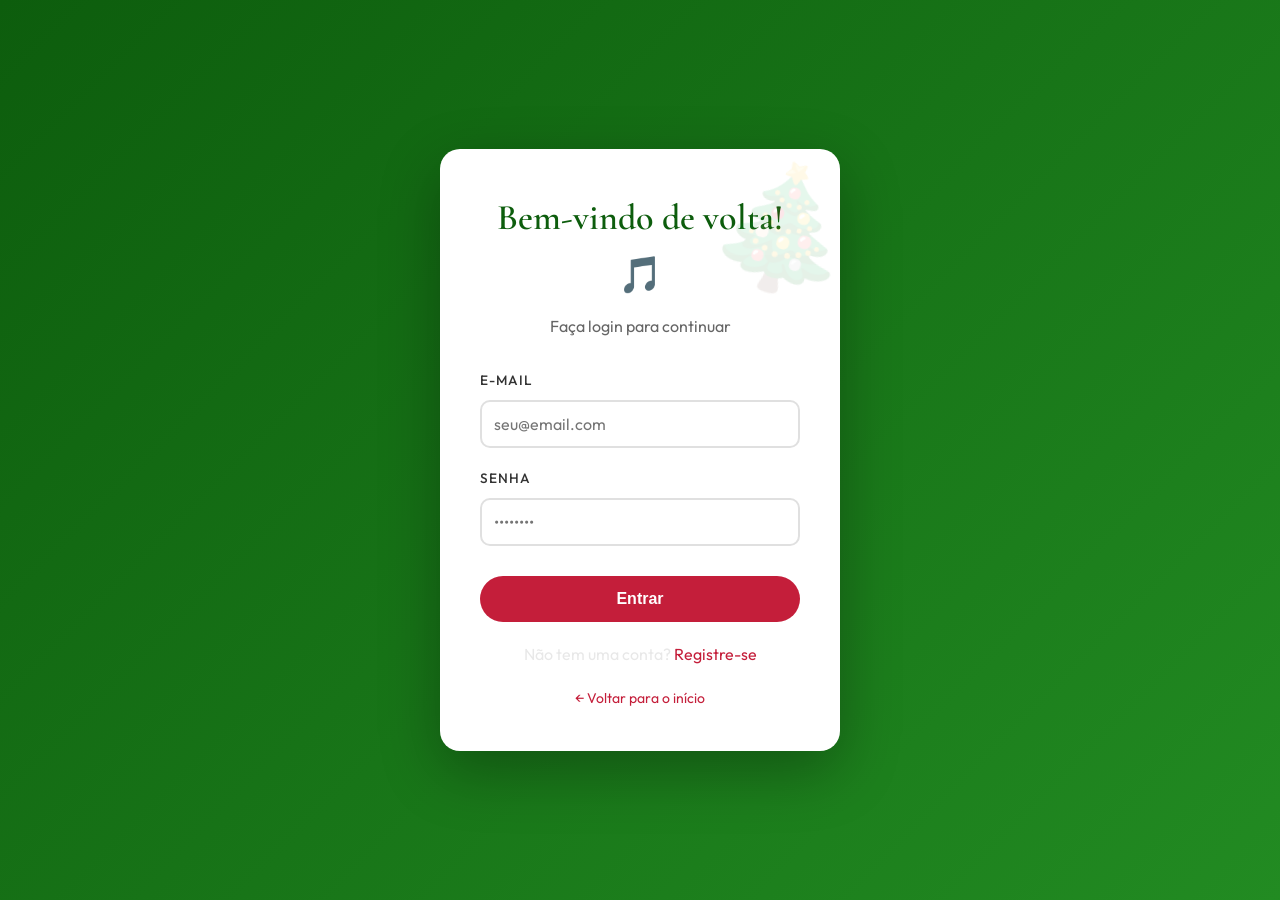
<file: dashboard.html>
<!DOCTYPE html>
<html lang="pt-BR">
<head>
    <meta charset="UTF-8">
    <meta name="viewport" content="width=device-width, initial-scale=1.0">
    <title>Meu Perfil - Christmas Piano</title>
    <link href="https://fonts.googleapis.com/css2?family=Cormorant+Garamond:wght@400;500;600;700&family=Outfit:wght@300;400;500;600&display=swap" rel="stylesheet">
    <style>
        * {
            margin: 0;
            padding: 0;
            box-sizing: border-box;
        }
        
        body {
            font-family: 'Outfit', sans-serif;
            background: linear-gradient(135deg, #0a2e1a 0%, #1a472a 50%, #2d5a3b 100%);
            min-height: 100vh;
            padding: 20px;
        }
        
        .dashboard-container {
            max-width: 900px;
            margin: 60px auto;
            background: rgba(255, 255, 255, 0.98);
            border-radius: 30px;
            box-shadow: 0 20px 60px rgba(0, 0, 0, 0.3);
            overflow: hidden;
            animation: slideUp 0.5s ease;
        }
        
        @keyframes slideUp {
            from {
                opacity: 0;
                transform: translateY(30px);
            }
            to {
                opacity: 1;
                transform: translateY(0);
            }
        }
        
        .profile-header {
            background: linear-gradient(135deg, #c41e3a 0%, #8b1528 100%);
            padding: 40px;
            text-align: center;
            color: white;
        }
        
        .profile-avatar {
            width: 120px;
            height: 120px;
            background: white;
            border-radius: 50%;
            display: flex;
            align-items: center;
            justify-content: center;
            font-size: 48px;
            margin: 0 auto 20px;
            box-shadow: 0 10px 30px rgba(0, 0, 0, 0.2);
            border: 4px solid #ffd700;
        }
        
        .profile-header h2 {
            font-family: 'Cormorant Garamond', serif;
            font-size: 32px;
            margin-bottom: 10px;
        }
        
        .profile-header p {
            font-size: 16px;
            opacity: 0.9;
        }
        
        .profile-content {
            padding: 40px;
        }
        
        .info-card {
            background: #f9f9f9;
            padding: 25px;
            border-radius: 20px;
            margin-bottom: 20px;
            transition: transform 0.2s;
        }
        
        .info-card:hover {
            transform: translateX(5px);
        }
        
        .info-label {
            font-weight: 600;
            color: #c41e3a;
            margin-bottom: 8px;
            font-size: 14px;
            text-transform: uppercase;
            letter-spacing: 1px;
        }
        
        .info-value {
            font-size: 20px;
            color: #333;
            font-weight: 500;
        }
        
        .stats-grid {
            display: grid;
            grid-template-columns: repeat(auto-fit, minmax(200px, 1fr));
            gap: 20px;
            margin-bottom: 30px;
        }
        
        .stat-card {
            background: linear-gradient(135deg, #f5f5f5 0%, #ffffff 100%);
            padding: 20px;
            border-radius: 20px;
            text-align: center;
            border: 1px solid #e0e0e0;
        }
        
        .stat-number {
            font-size: 36px;
            font-weight: bold;
            color: #c41e3a;
            margin-bottom: 5px;
        }
        
        .stat-label {
            font-size: 14px;
            color: #666;
        }
        
        .button-group {
            display: flex;
            gap: 15px;
            margin-top: 30px;
            flex-wrap: wrap;
        }
        
        .btn {
            flex: 1;
            padding: 14px 30px;
            border: none;
            border-radius: 40px;
            font-size: 16px;
            font-weight: 600;
            cursor: pointer;
            transition: all 0.3s;
            text-decoration: none;
            display: inline-block;
            text-align: center;
        }
        
        .btn-primary {
            background: linear-gradient(135deg, #2e5c3e 0%, #1a472a 100%);
            color: white;
        }
        
        .btn-primary:hover {
            transform: translateY(-2px);
            box-shadow: 0 5px 15px rgba(46, 92, 62, 0.3);
        }
        
        .btn-danger {
            background: linear-gradient(135deg, #c41e3a 0%, #8b1528 100%);
            color: white;
        }
        
        .btn-danger:hover {
            transform: translateY(-2px);
            box-shadow: 0 5px 15px rgba(196, 30, 58, 0.3);
        }
        
        .btn-secondary {
            background: #f0f0f0;
            color: #333;
        }
        
        .btn-secondary:hover {
            background: #e0e0e0;
        }
        
        @media (max-width: 768px) {
            .dashboard-container {
                margin: 20px;
            }
            .profile-content {
                padding: 25px;
            }
            .stats-grid {
                grid-template-columns: 1fr;
            }
        }
    </style>
</head>
<body>
    <div class="dashboard-container">
        <div class="profile-header">
            <div class="profile-avatar" id="avatarIcon">🎄</div>
            <h2 id="userName">Carregando...</h2>
            <p id="userEmail"></p>
        </div>
        
        <div class="profile-content">
            <div class="stats-grid">
                <div class="stat-card">
                    <div class="stat-number" id="memberSince">-</div>
                    <div class="stat-label">Membro desde</div>
                </div>
                <div class="stat-card">
                    <div class="stat-number" id="songsPlayed">0</div>
                    <div class="stat-label">Músicas ouvidas</div>
                </div>
                <div class="stat-card">
                    <div class="stat-number" id="favoriteSong">-</div>
                    <div class="stat-label">Música favorita</div>
                </div>
            </div>
            
            <div class="info-card">
                <div class="info-label">📧 E-mail</div>
                <div class="info-value" id="displayEmail">-</div>
            </div>
            
            <div class="info-card">
                <div class="info-label">🎵 Status</div>
                <div class="info-value" id="userStatus">Premium Player 🎄</div>
            </div>
            
            <div class="button-group">
                <a href="index.html" class="btn btn-primary">🎹 Voltar ao Piano</a>
                <button onclick="logout()" class="btn btn-danger">🚪 Sair da Conta</button>
            </div>
        </div>
    </div>
    
    <script>
        // Verificar se está logado
        const loggedUser = localStorage.getItem('loggedUser');
        if (!loggedUser) {
            window.location.href = 'login.html';
        }
        
        // Carregar dados do usuário
        const user = JSON.parse(loggedUser);
        document.getElementById('userName').textContent = user.name;
        document.getElementById('userEmail').textContent = user.email;
        document.getElementById('displayEmail').textContent = user.email;
        
        // Iniciais para o avatar
        const initials = user.name.split(' ').map(n => n[0]).join('').toUpperCase().slice(0, 2);
        document.getElementById('avatarIcon').textContent = initials;
        
        // Carregar estatísticas
        const users = JSON.parse(localStorage.getItem('users') || '[]');
        const userData = users.find(u => u.id === user.id);
        
        if (userData && userData.registerDate) {
            const date = new Date(userData.registerDate);
            document.getElementById('memberSince').textContent = date.toLocaleDateString('pt-BR');
        } else {
            document.getElementById('memberSince').textContent = 'Dezembro 2025';
        }
        
        // Músicas ouvidas
        let plays = localStorage.getItem(`plays_${user.id}`) || 0;
        document.getElementById('songsPlayed').textContent = plays;
        
        // Música favorita
        const songPlays = JSON.parse(localStorage.getItem(`songPlays_${user.id}`) || '{}');
        let favorite = '-';
        let maxPlays = 0;
        for (let [song, count] of Object.entries(songPlays)) {
            if (count > maxPlays) {
                maxPlays = count;
                favorite = song;
            }
        }
        document.getElementById('favoriteSong').textContent = favorite !== '-' ? favorite : 'Nenhuma ainda';
        
        function logout() {
            localStorage.removeItem('loggedUser');
            window.location.href = 'index.html';
        }
    </script>
</body>
</html>
</file>
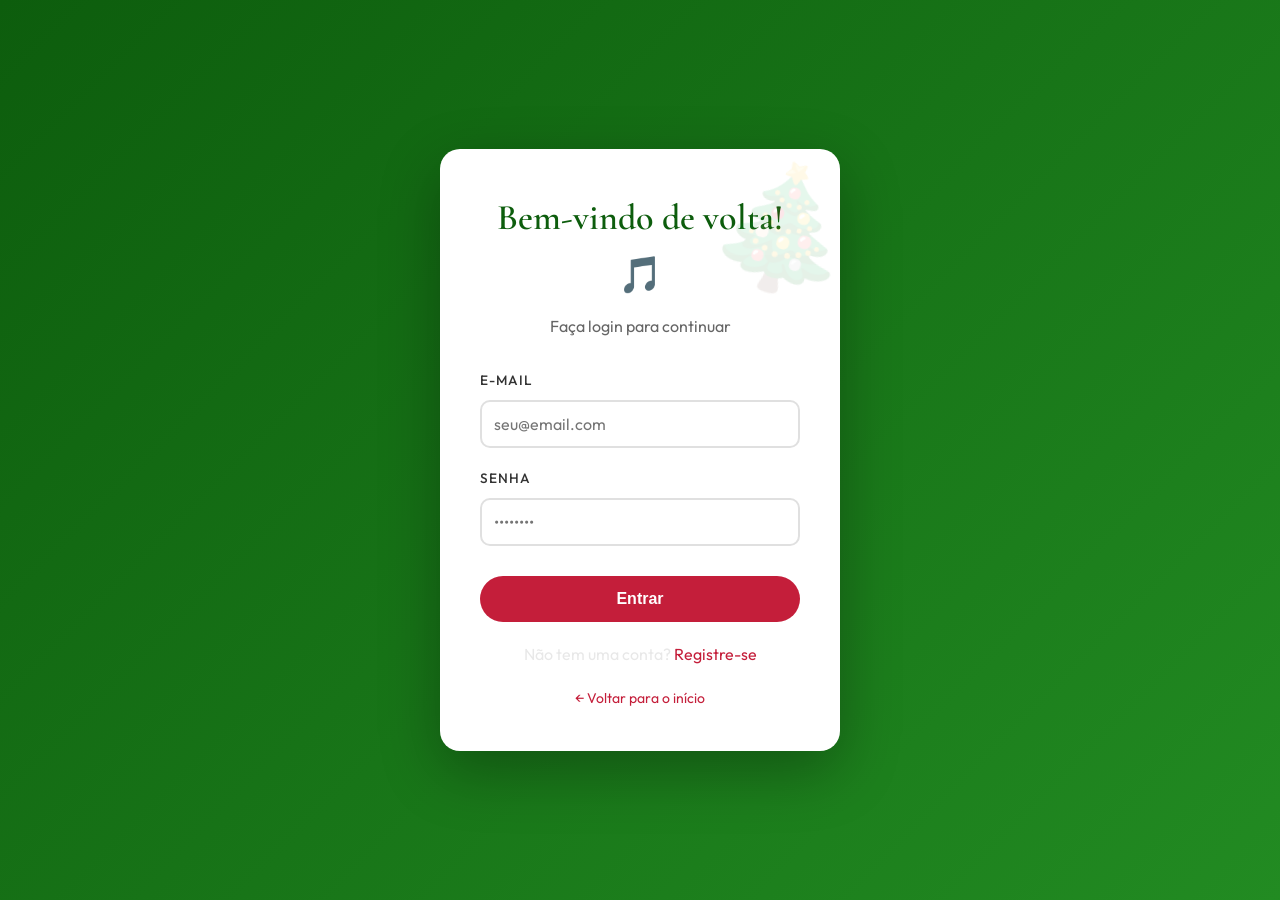
<file: login.html>
<!DOCTYPE html>
<html lang="pt-BR">
<head>
    <meta charset="UTF-8">
    <meta name="viewport" content="width=device-width, initial-scale=1.0">
    <title>Login - Christmas Piano</title>
    <link href="https://fonts.googleapis.com/css2?family=Cormorant+Garamond:wght@400;500;600;700&family=Outfit:wght@300;400;500;600&display=swap" rel="stylesheet">
    <link rel="stylesheet" href="templatemo-604-christmas-piano.css">
    <style>
        .success-message {
            display: none;
            background-color: #2e5c3e;
            color: white;
            padding: 12px;
            border-radius: 8px;
            margin-bottom: 20px;
            text-align: center;
        }
        .error-message {
            display: none;
            background-color: #c41e3a;
            color: white;
            padding: 12px;
            border-radius: 8px;
            margin-bottom: 20px;
            text-align: center;
        }
    </style>
</head>
<body>
    <div class="auth-container">
        <div class="auth-card">
            <div class="auth-header">
                <h2>Bem-vindo de volta! 🎵</h2>
                <p>Faça login para continuar</p>
            </div>
            
            <div class="error-message" id="errorMessage"></div>
            <div class="success-message" id="successMessage"></div>
            
            <form class="auth-form" id="loginForm">
                <div class="form-group">
                    <label for="email">E-mail</label>
                    <input type="email" id="email" name="email" placeholder="seu@email.com" required>
                </div>
                
                <div class="form-group">
                    <label for="password">Senha</label>
                    <input type="password" id="password" name="password" placeholder="••••••••" required>
                </div>
                
                <button type="submit" class="auth-btn">Entrar</button>
            </form>
            
            <div class="auth-links">
                <p>Não tem uma conta? <a href="register.html">Registre-se</a></p>
                <a href="index.html" class="back-home">← Voltar para o início</a>
            </div>
        </div>
    </div>

    <script>
        // Sistema de login com localStorage
        document.getElementById('loginForm').addEventListener('submit', (e) => {
            e.preventDefault();
            
            const email = document.getElementById('email').value;
            const password = document.getElementById('password').value;
            
            // Buscar usuários do localStorage
            const users = JSON.parse(localStorage.getItem('users') || '[]');
            const user = users.find(u => u.email === email && u.password === password);
            
            if (user) {
                // Salvar sessão do usuário
                localStorage.setItem('loggedUser', JSON.stringify({
                    id: user.id,
                    name: user.name,
                    email: user.email
                }));
                
                showSuccess('Login realizado! Redirecionando...');
                setTimeout(() => {
                    window.location.href = 'index.html';
                }, 1500);
            } else {
                showError('E-mail ou senha incorretos');
            }
        });
        
        function showError(message) {
            const errorDiv = document.getElementById('errorMessage');
            errorDiv.textContent = message;
            errorDiv.style.display = 'block';
            setTimeout(() => {
                errorDiv.style.display = 'none';
            }, 5000);
        }
        
        function showSuccess(message) {
            const successDiv = document.getElementById('successMessage');
            successDiv.textContent = message;
            successDiv.style.display = 'block';
        }
        
        // Se já estiver logado, redirecionar
        if (localStorage.getItem('loggedUser')) {
            window.location.href = 'index.html';
        }
    </script>
</body>
</html>
</file>
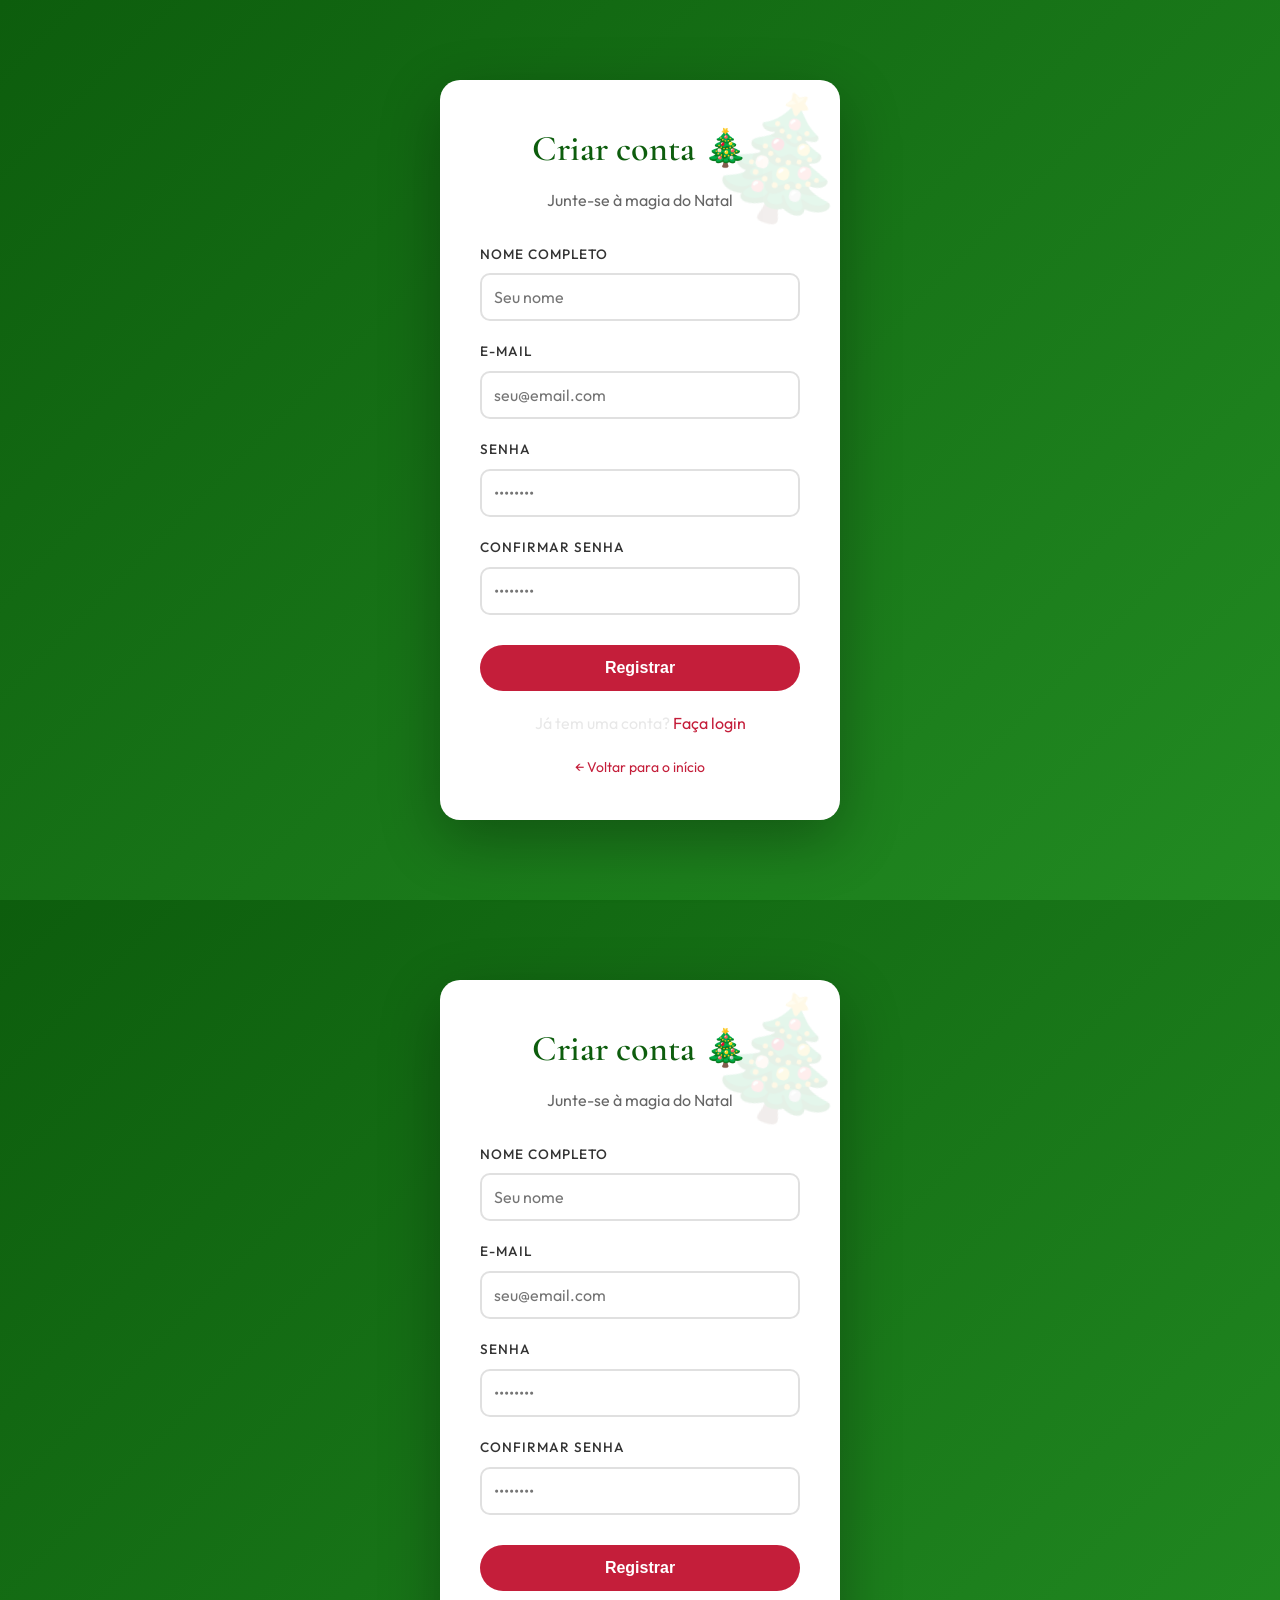
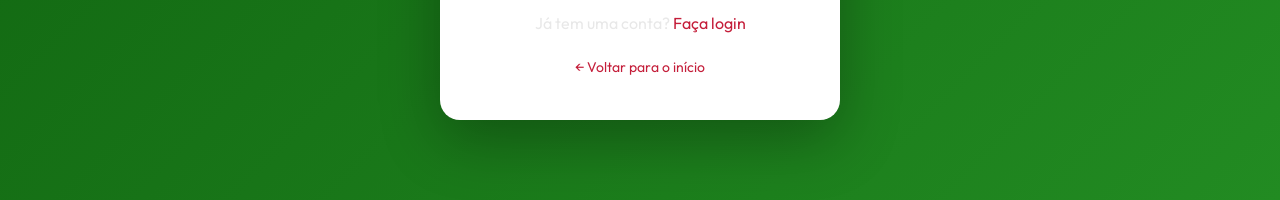
<file: register.html>
<!DOCTYPE html>
<html lang="pt-BR"><!DOCTYPE html>
<html lang="pt-BR">
<head>
    <meta charset="UTF-8">
    <meta name="viewport" content="width=device-width, initial-scale=1.0">
    <title>Registro - Christmas Piano</title>
    <link href="https://fonts.googleapis.com/css2?family=Cormorant+Garamond:wght@400;500;600;700&family=Outfit:wght@300;400;500;600&display=swap" rel="stylesheet">
    <link rel="stylesheet" href="templatemo-604-christmas-piano.css">
    <style>
        .success-message {
            display: none;
            background-color: #2e5c3e;
            color: white;
            padding: 12px;
            border-radius: 8px;
            margin-bottom: 20px;
            text-align: center;
        }
        .error-message {
            display: none;
            background-color: #c41e3a;
            color: white;
            padding: 12px;
            border-radius: 8px;
            margin-bottom: 20px;
            text-align: center;
        }
    </style>
</head>
<body>
    <div class="auth-container">
        <div class="auth-card">
            <div class="auth-header">
                <h2>Criar conta 🎄</h2>
                <p>Junte-se à magia do Natal</p>
            </div>
            
            <div class="error-message" id="errorMessage"></div>
            <div class="success-message" id="successMessage"></div>
            
            <form class="auth-form" id="registerForm">
                <div class="form-group">
                    <label for="name">Nome completo</label>
                    <input type="text" id="name" name="name" placeholder="Seu nome" required>
                </div>
                
                <div class="form-group">
                    <label for="email">E-mail</label>
                    <input type="email" id="email" name="email" placeholder="seu@email.com" required>
                </div>
                
                <div class="form-group">
                    <label for="password">Senha</label>
                    <input type="password" id="password" name="password" placeholder="••••••••" required>
                </div>
                
                <div class="form-group">
                    <label for="confirmPassword">Confirmar senha</label>
                    <input type="password" id="confirmPassword" name="confirmPassword" placeholder="••••••••" required>
                </div>
                
                <button type="submit" class="auth-btn">Registrar</button>
            </form>
            
            <div class="auth-links">
                <p>Já tem uma conta? <a href="login.html">Faça login</a></p>
                <a href="index.html" class="back-home">← Voltar para o início</a>
            </div>
        </div>
    </div>

    <script>
        // Sistema de registro com localStorage
        document.getElementById('registerForm').addEventListener('submit', (e) => {
            e.preventDefault();
            
            const name = document.getElementById('name').value;
            const email = document.getElementById('email').value;
            const password = document.getElementById('password').value;
            const confirmPassword = document.getElementById('confirmPassword').value;
            
            // Validações
            if (!name.trim()) {
                showError('Por favor, informe seu nome');
                return;
            }
            
            if (password !== confirmPassword) {
                showError('As senhas não coincidem');
                return;
            }
            
            if (password.length < 6) {
                showError('A senha deve ter pelo menos 6 caracteres');
                return;
            }
            
            // Verificar se usuário já existe
            const users = JSON.parse(localStorage.getItem('users') || '[]');
            if (users.find(u => u.email === email)) {
                showError('Este e-mail já está cadastrado');
                return;
            }
            
            // Criar novo usuário
            const newUser = { 
                id: Date.now(), 
                name: name, 
                email: email, 
                password: password,
                registerDate: new Date().toISOString(),
                plays: 0
            };
            
            users.push(newUser);
            localStorage.setItem('users', JSON.stringify(users));
            
            showSuccess('Conta criada com sucesso! Redirecionando...');
            setTimeout(() => {
                window.location.href = 'login.html';
            }, 2000);
        });
        
        function showError(message) {
            const errorDiv = document.getElementById('errorMessage');
            errorDiv.textContent = message;
            errorDiv.style.display = 'block';
            setTimeout(() => {
                errorDiv.style.display = 'none';
            }, 5000);
        }
        
        function showSuccess(message) {
            const successDiv = document.getElementById('successMessage');
            successDiv.textContent = message;
            successDiv.style.display = 'block';
        }
        
        // Se já estiver logado, redirecionar
        if (localStorage.getItem('loggedUser')) {
            window.location.href = 'index.html';
        }
    </script>
</body>
</html>
<head>
    <meta charset="UTF-8">
    <meta name="viewport" content="width=device-width, initial-scale=1.0">
    <title>Registro - Christmas Piano</title>
    <link href="https://fonts.googleapis.com/css2?family=Cormorant+Garamond:wght@400;500;600;700&family=Outfit:wght@300;400;500;600&display=swap" rel="stylesheet">
    <link rel="stylesheet" href="templatemo-604-christmas-piano.css">
</head>
<body>
    <div class="auth-container">
        <div class="auth-card">
            <div class="auth-header">
                <h2>Criar conta 🎄</h2>
                <p>Junte-se à magia do Natal</p>
            </div>
            
            <div class="error-message" id="errorMessage"></div>
            <div class="success-message" id="successMessage"></div>
            
            <form class="auth-form" id="registerForm">
                <div class="form-group">
                    <label for="name">Nome completo</label>
                    <input type="text" id="name" name="name" placeholder="Seu nome" required>
                </div>
                
                <div class="form-group">
                    <label for="email">E-mail</label>
                    <input type="email" id="email" name="email" placeholder="seu@email.com" required>
                </div>
                
                <div class="form-group">
                    <label for="password">Senha</label>
                    <input type="password" id="password" name="password" placeholder="••••••••" required>
                </div>
                
                <div class="form-group">
                    <label for="confirmPassword">Confirmar senha</label>
                    <input type="password" id="confirmPassword" name="confirmPassword" placeholder="••••••••" required>
                </div>
                
                <button type="submit" class="auth-btn">Registrar</button>
            </form>
            
            <div class="auth-links">
                <p>Já tem uma conta? <a href="login.html">Faça login</a></p>
                <a href="index.html" class="back-home">← Voltar para o início</a>
            </div>
        </div>
    </div>

    <script>
        document.getElementById('registerForm').addEventListener('submit', async (e) => {
            e.preventDefault();
            
            const name = document.getElementById('name').value;
            const email = document.getElementById('email').value;
            const password = document.getElementById('password').value;
            const confirmPassword = document.getElementById('confirmPassword').value;
            
            // Validação básica
            if (password !== confirmPassword) {
                showError('As senhas não coincidem');
                return;
            }
            
            if (password.length < 6) {
                showError('A senha deve ter pelo menos 6 caracteres');
                return;
            }
            
            try {
                const response = await fetch('http://localhost:3000/api/register', {
                    method: 'POST',
                    headers: {
                        'Content-Type': 'application/json'
                    },
                    body: JSON.stringify({ name, email, password })
                });
                
                const data = await response.json();
                
                if (response.ok) {
                    showSuccess('Conta criada com sucesso! Redirecionando...');
                    setTimeout(() => {
                        window.location.href = 'login.html';
                    }, 2000);
                } else {
                    showError(data.message);
                }
            } catch (error) {
                showError('Erro ao conectar com o servidor');
            }
        });
        
        function showError(message) {
            const errorDiv = document.getElementById('errorMessage');
            errorDiv.textContent = message;
            errorDiv.style.display = 'block';
            setTimeout(() => {
                errorDiv.style.display = 'none';
            }, 5000);
        }
        
        function showSuccess(message) {
            const successDiv = document.getElementById('successMessage');
            successDiv.textContent = message;
            successDiv.style.display = 'block';
        }
    </script>
</body>
</html>
</file>
<file: templatemo-604-christmas-piano.css>
@charset "utf-8";
/* CSS Document 

TemplateMo 604 Christmas Piano

https://templatemo.com/tm-604-christmas-piano

*/

:root {
	--gold: #d4af37;
	--gold-light: #f4e4bc;
	--red: #c41e3a;
	--red-dark: #8b0000;
	--green: #228b22;
	--green-dark: #0d5d0d;
	--bg-dark: #0a0c10;
	--bg-section: #0d1117;
	--glass-bg: rgba(255, 255, 255, 0.03);
	--glass-border: rgba(255, 255, 255, 0.08);
	--text: #e8e8e8;
	--text-muted: #888;
}

* {
	margin: 0;
	padding: 0;
	box-sizing: border-box;
}

html {
	scroll-behavior: smooth;
}

body {
	font-family: 'Outfit', sans-serif;
	background: var(--bg-dark);
	color: var(--text);
	line-height: 1.6;
	overflow-x: hidden;
}

/* Snowflakes */
.snowflakes {
	position: fixed;
	top: 0;
	left: 0;
	width: 100%;
	height: 100%;
	pointer-events: none;
	z-index: 1;
	overflow: hidden;
}

.snowflake {
	position: absolute;
	top: -20px;
	color: #fff;
	font-size: 0.8rem;
	opacity: 0.4;
	animation: snowfall linear infinite;
}

@keyframes snowfall {
	0% {
		transform: translateY(-20px) rotate(0deg);
	}

	100% {
		transform: translateY(100vh) rotate(180deg);
	}
}

/* Header - Two Row Design */
header {
	position: fixed;
	top: 0;
	left: 0;
	right: 0;
	z-index: 1000;
	background: linear-gradient(180deg, rgba(10, 12, 16, 0.98) 0%, rgba(10, 12, 16, 0.95) 100%);
	backdrop-filter: blur(15px);
	border-bottom: 1px solid var(--glass-border);
}

/* Logo Row */
.header-logo-row {
	text-align: center;
	padding: 15px 20px 10px;
	border-bottom: 1px solid rgba(212, 175, 55, 0.1);
	position: relative;
}

.header-logo-row::before,
.header-logo-row::after {
	content: '❄';
	position: absolute;
	top: 50%;
	transform: translateY(-50%);
	color: var(--gold);
	opacity: 0.5;
	font-size: 1rem;
}

.header-logo-row::before {
	left: 20px;
}

.header-logo-row::after {
	right: 20px;
}

.logo {
	font-family: 'Cormorant Garamond', serif;
	font-size: 2rem;
	font-weight: 700;
	color: var(--gold);
	text-decoration: none;
	display: inline-flex;
	align-items: center;
	gap: 12px;
}

.logo-icon {
	font-size: 1.6rem;
	animation: logoGlow 3s ease-in-out infinite;
}

@keyframes logoGlow {

	0%,
	100% {
		filter: drop-shadow(0 0 5px rgba(212, 175, 55, 0.5));
	}

	50% {
		filter: drop-shadow(0 0 15px rgba(212, 175, 55, 0.8));
	}
}

/* Navigation Row */
.header-nav-row {
	padding: 0;
	position: relative;
	overflow: hidden;
}

.header-nav-row::before {
	content: '';
	position: absolute;
	top: 0;
	left: 0;
	right: 0;
	bottom: 0;
	background: linear-gradient(90deg,
			transparent 0%,
			rgba(196, 30, 58, 0.08) 25%,
			rgba(34, 139, 34, 0.08) 50%,
			rgba(196, 30, 58, 0.08) 75%,
			transparent 100%);
	pointer-events: none;
}

.nav-container {
	display: flex;
	justify-content: center;
	align-items: center;
	position: relative;
	padding: 0 55px;
}

/* Christmas Decorations */
.nav-decor {
	display: flex;
	align-items: center;
	gap: 8px;
	padding: 0 20px;
	color: var(--gold);
	opacity: 0.6;
	font-size: 0.9rem;
}

.nav-decor .ornament {
	animation: swing 4s ease-in-out infinite;
}

@keyframes swing {

	0%,
	100% {
		transform: rotate(-5deg);
	}

	50% {
		transform: rotate(5deg);
	}
}

.nav-links {
	display: flex;
	gap: 0;
	list-style: none;
	background: rgba(0, 0, 0, 0.2);
	border-radius: 0;
	padding: 0;
}

.nav-links li {
	position: relative;
}

.nav-links li::after {
	content: '✦';
	position: absolute;
	right: 0;
	top: 50%;
	transform: translateY(-50%);
	color: var(--gold);
	opacity: 0.3;
	font-size: 0.5rem;
}

.nav-links li:last-child::after {
	display: none;
}

.nav-links a {
	color: var(--text-muted);
	text-decoration: none;
	font-size: 0.9rem;
	font-weight: 400;
	transition: all 0.3s ease;
	letter-spacing: 1px;
	text-transform: uppercase;
	padding: 15px 25px;
	display: block;
	position: relative;
}

.nav-links a::before {
	content: '';
	position: absolute;
	bottom: 0;
	left: 50%;
	width: 0;
	height: 2px;
	background: linear-gradient(90deg, var(--red), var(--gold), var(--green));
	transition: all 0.3s ease;
	transform: translateX(-50%);
}

.nav-links a:hover {
	color: var(--gold);
	background: rgba(212, 175, 55, 0.05);
}

.nav-links a:hover::before {
	width: 60%;
}

.nav-toggle {
	display: none;
	flex-direction: column;
	gap: 5px;
	cursor: pointer;
	padding: 10px;
	position: absolute;
	right: 20px;
	top: 50%;
	transform: translateY(-50%);
}

.nav-toggle span {
	width: 25px;
	height: 2px;
	background: var(--gold);
	transition: all 0.3s ease;
}

/* Hero Section */
#hero {
	min-height: 100vh;
	display: flex;
	flex-direction: column;
	justify-content: center;
	align-items: center;
	padding: 160px 20px 60px;
	position: relative;
	background: radial-gradient(ellipse at top, rgba(139, 0, 0, 0.15) 0%, transparent 50%),
		radial-gradient(ellipse at bottom, rgba(13, 93, 13, 0.1) 0%, transparent 50%);
}

.hero-content {
	text-align: center;
	margin-bottom: 50px;
	position: relative;
	z-index: 10;
}

.hero-badge {
	display: inline-block;
	padding: 8px 20px;
	background: var(--glass-bg);
	border: 1px solid var(--glass-border);
	border-radius: 50px;
	font-size: 0.85rem;
	color: var(--gold);
	margin-bottom: 25px;
	letter-spacing: 1px;
}

h1 {
	font-family: 'Cormorant Garamond', serif;
	font-size: clamp(3rem, 8vw, 6rem);
	font-weight: 700;
	line-height: 1.1;
	margin-bottom: 20px;
	background: linear-gradient(135deg, var(--gold) 0%, var(--gold-light) 50%, var(--gold) 100%);
	-webkit-background-clip: text;
	-webkit-text-fill-color: transparent;
	background-clip: text;
}

.hero-subtitle {
	font-size: 1.2rem;
	color: var(--text-muted);
	max-width: 500px;
	margin: 0 auto;
	font-weight: 300;
}

/* Mini Piano Player */
.mini-player {
	background: var(--glass-bg);
	border: 1px solid var(--glass-border);
	border-radius: 24px;
	padding: 30px;
	max-width: 500px;
	width: 100%;
	backdrop-filter: blur(20px);
	position: relative;
	z-index: 10;
}

.player-header {
	display: flex;
	align-items: flex-start;
	justify-content: space-between;
	margin-bottom: 25px;
	min-height: 110px;
}

.song-info {
	flex: 1;
}

.now-playing {
	font-size: 0.75rem;
	color: var(--red);
	text-transform: uppercase;
	letter-spacing: 2px;
	margin-bottom: 5px;
}

.song-title {
	font-family: 'Cormorant Garamond', serif;
	font-size: 1.5rem;
	font-weight: 600;
	color: var(--gold-light);
}

.player-controls {
	display: flex;
	align-items: center;
	gap: 15px;
	align-self: center;
}

.control-btn {
	width: 50px;
	height: 50px;
	border-radius: 50%;
	border: none;
	cursor: pointer;
	display: flex;
	align-items: center;
	justify-content: center;
	transition: all 0.3s ease;
}

.play-btn {
	background: linear-gradient(135deg, var(--red) 0%, var(--red-dark) 100%);
	color: #fff;
	font-size: 1.2rem;
}

.play-btn:hover {
	transform: scale(1.1);
	box-shadow: 0 0 30px rgba(196, 30, 58, 0.5);
}

.nav-btn {
	width: 36px;
	height: 36px;
	background: var(--glass-bg);
	border: 1px solid var(--glass-border);
	color: var(--text-muted);
	font-size: 0.9rem;
}

.nav-btn:hover {
	color: var(--gold);
	border-color: var(--gold);
}

/* Song Selector */
.song-selector {
	display: flex;
	gap: 10px;
	margin-bottom: 20px;
	height: 54px;
}

.song-tab {
	flex: 1;
	padding: 10px 12px;
	height: 54px;
	background: transparent;
	border: 1px solid var(--glass-border);
	border-radius: 12px;
	color: var(--text-muted);
	font-family: 'Outfit', sans-serif;
	font-size: 0.8rem;
	line-height: 1.3;
	cursor: pointer;
	transition: all 0.3s ease;
	display: flex;
	align-items: center;
	justify-content: center;
	text-align: center;
}

.song-tab:hover {
	border-color: var(--gold);
	color: var(--gold);
}

.song-tab.active {
	background: linear-gradient(135deg, rgba(212, 175, 55, 0.2) 0%, rgba(212, 175, 55, 0.05) 100%);
	border-color: var(--gold);
	color: var(--gold);
}

/* Progress Bar */
.progress-container {
	margin-bottom: 20px;
}

.progress-bar {
	height: 4px;
	background: rgba(255, 255, 255, 0.1);
	border-radius: 2px;
	overflow: hidden;
	cursor: pointer;
}

.progress-fill {
	height: 100%;
	width: 0%;
	background: linear-gradient(90deg, var(--red) 0%, var(--gold) 100%);
	border-radius: 2px;
	transition: width 0.1s linear;
}

.time-display {
	display: flex;
	justify-content: space-between;
	font-size: 0.75rem;
	color: var(--text-muted);
	margin-top: 8px;
}

/* Mini Piano */
.mini-piano-container {
	background: linear-gradient(180deg, #1a1a1a 0%, #0d0d0d 100%);
	border-radius: 12px;
	padding: 15px 10px 20px;
	overflow: hidden;
}

.mini-piano {
	display: flex;
	justify-content: center;
	position: relative;
	height: 80px;
}

.mini-key {
	position: relative;
	cursor: pointer;
	transition: all 0.1s ease;
}

.mini-key.white {
	width: 28px;
	height: 80px;
	background: linear-gradient(180deg, #f8f8f8 0%, #e8e8e8 100%);
	border: 1px solid #ccc;
	border-radius: 0 0 4px 4px;
	margin: 0 1px;
	z-index: 1;
}

.mini-key.white:hover {
	background: linear-gradient(180deg, #fff 0%, #f0f0f0 100%);
}

.mini-key.white.active {
	background: linear-gradient(180deg, var(--gold-light) 0%, var(--gold) 100%);
	transform: translateY(2px);
}

.mini-key.black {
	position: absolute;
	width: 18px;
	height: 50px;
	background: linear-gradient(180deg, #333 0%, #111 100%);
	border-radius: 0 0 3px 3px;
	z-index: 2;
	top: 0;
}

.mini-key.black:hover {
	background: linear-gradient(180deg, #444 0%, #222 100%);
}

.mini-key.black.active {
	background: linear-gradient(180deg, var(--red) 0%, var(--red-dark) 100%);
	transform: translateY(2px);
}

/* Player Controls */
.player-controls-row {
	display: flex;
	align-items: center;
	justify-content: center;
	gap: 25px;
	margin-top: 15px;
	flex-wrap: wrap;
}

.control-group {
	display: flex;
	align-items: center;
	gap: 8px;
}

.control-label {
	font-size: 0.75rem;
	color: var(--text-muted);
}

.control-slider {
	width: 80px;
	height: 4px;
	-webkit-appearance: none;
	appearance: none;
	background: rgba(255, 255, 255, 0.1);
	border-radius: 2px;
	cursor: pointer;
}

.control-slider::-webkit-slider-thumb {
	-webkit-appearance: none;
	appearance: none;
	width: 14px;
	height: 14px;
	background: var(--gold);
	border-radius: 50%;
	cursor: pointer;
}

.control-slider::-moz-range-thumb {
	width: 14px;
	height: 14px;
	background: var(--gold);
	border-radius: 50%;
	cursor: pointer;
	border: none;
}

.control-value {
	font-size: 0.75rem;
	color: var(--gold);
	min-width: 30px;
}

/* Repeat Toggle */
.repeat-toggle {
	display: flex;
	align-items: center;
	gap: 8px;
}

.toggle-switch {
	position: relative;
	width: 42px;
	height: 22px;
	background: rgba(255, 255, 255, 0.1);
	border-radius: 11px;
	cursor: pointer;
	transition: all 0.3s ease;
}

.toggle-switch::after {
	content: '';
	position: absolute;
	top: 3px;
	left: 3px;
	width: 16px;
	height: 16px;
	background: var(--text-muted);
	border-radius: 50%;
	transition: all 0.3s ease;
}

.toggle-switch.active {
	background: rgba(212, 175, 55, 0.3);
}

.toggle-switch.active::after {
	left: 23px;
	background: var(--gold);
}

.repeat-icon {
	font-size: 0.9rem;
	opacity: 0.5;
	transition: all 0.3s ease;
}

.repeat-toggle.active .repeat-icon {
	opacity: 1;
	color: var(--gold);
}

/* Legacy support */
.speed-control {
	display: flex;
	align-items: center;
	justify-content: center;
	gap: 10px;
	margin-top: 15px;
}

.speed-label {
	font-size: 0.75rem;
	color: var(--text-muted);
}

.speed-slider {
	width: 100px;
	height: 4px;
	-webkit-appearance: none;
	appearance: none;
	background: rgba(255, 255, 255, 0.1);
	border-radius: 2px;
	cursor: pointer;
}

.speed-slider::-webkit-slider-thumb {
	-webkit-appearance: none;
	appearance: none;
	width: 14px;
	height: 14px;
	background: var(--gold);
	border-radius: 50%;
	cursor: pointer;
}

.speed-value {
	font-size: 0.75rem;
	color: var(--gold);
	min-width: 35px;
}

.keyboard-hint {
	text-align: center;
	font-size: 0.7rem;
	color: var(--text-muted);
	margin-top: 15px;
	padding-top: 15px;
	border-top: 1px solid var(--glass-border);
	opacity: 0.7;
}

/* Section Styles */
section {
	padding: 100px 50px;
	position: relative;
	z-index: 10;
}

.section-header {
	text-align: center;
	margin-bottom: 60px;
}

.section-badge {
	display: inline-block;
	padding: 6px 16px;
	background: var(--glass-bg);
	border: 1px solid var(--glass-border);
	border-radius: 50px;
	font-size: 0.75rem;
	color: var(--gold);
	margin-bottom: 20px;
	text-transform: uppercase;
	letter-spacing: 2px;
}

h2 {
	font-family: 'Cormorant Garamond', serif;
	font-size: clamp(2rem, 5vw, 3.5rem);
	font-weight: 600;
	margin-bottom: 15px;
	color: var(--gold-light);
}

.section-desc {
	color: var(--text-muted);
	max-width: 600px;
	margin: 0 auto;
	font-size: 1.1rem;
	font-weight: 300;
}

/* About Section */
#about {
	background: var(--bg-section);
}

.about-grid {
	display: grid;
	grid-template-columns: 1fr 1fr;
	gap: 60px;
	max-width: 1200px;
	margin: 0 auto;
	align-items: center;
}

.about-media {
	position: relative;
	border-radius: 24px;
	overflow: hidden;
	background: var(--glass-bg);
	border: 1px solid var(--glass-border);
}

.about-media img {
	width: 100%;
	height: auto;
	display: block;
	aspect-ratio: 16/10;
	object-fit: cover;
}

.youtube-btn {
	position: absolute;
	bottom: 20px;
	left: 50%;
	transform: translateX(-50%);
	display: inline-flex;
	align-items: center;
	gap: 8px;
	padding: 10px 20px;
	background: rgba(0, 0, 0, 0.7);
	backdrop-filter: blur(10px);
	border: 1px solid rgba(255, 255, 255, 0.15);
	border-radius: 50px;
	color: #fff;
	text-decoration: none;
	font-size: 0.85rem;
	font-weight: 500;
	transition: all 0.3s ease;
}

.youtube-btn:hover {
	background: #c41e3a;
	border-color: #c41e3a;
	transform: translateX(-50%) translateY(-3px);
	box-shadow: 0 10px 30px rgba(196, 30, 58, 0.4);
}

.youtube-btn svg {
	opacity: 0.9;
}

.about-content h3 {
	font-family: 'Cormorant Garamond', serif;
	font-size: 2rem;
	color: var(--gold-light);
	margin-bottom: 20px;
}

.about-content p {
	color: var(--text-muted);
	margin-bottom: 20px;
	font-size: 1.05rem;
	line-height: 1.8;
}

.about-credits {
	font-size: 0.9rem;
	color: var(--text-muted);
	opacity: 0.7;
	margin-top: 10px;
}

.about-credits a {
	color: var(--gold);
	text-decoration: none;
}

.about-credits a:hover {
	text-decoration: underline;
}

.about-stats {
	display: flex;
	gap: 40px;
	margin-top: 30px;
}

.stat {
	text-align: center;
}

.stat-number {
	font-family: 'Cormorant Garamond', serif;
	font-size: 2.5rem;
	font-weight: 700;
	color: var(--gold);
}

.stat-label {
	font-size: 0.85rem;
	color: var(--text-muted);
	text-transform: uppercase;
	letter-spacing: 1px;
}

/* Features Section */
#features {
	background: var(--bg-dark);
}

.features-grid {
	display: grid;
	grid-template-columns: repeat(3, 1fr);
	gap: 30px;
	max-width: 1200px;
	margin: 0 auto;
}

.feature-card {
	background: var(--glass-bg);
	border: 1px solid var(--glass-border);
	border-radius: 20px;
	padding: 40px 30px;
	text-align: center;
	transition: all 0.4s ease;
}

.feature-card:hover {
	transform: translateY(-10px);
	border-color: var(--gold);
	box-shadow: 0 20px 40px rgba(0, 0, 0, 0.3);
}

.feature-card:hover .feature-icon {
	background: linear-gradient(135deg, rgba(212, 175, 55, 0.3) 0%, rgba(212, 175, 55, 0.1) 100%);
}

.feature-card:hover .feature-icon svg {
	stroke: var(--gold);
}

.feature-icon {
	width: 100px;
	height: 100px;
	margin: 0 auto 25px;
	background: linear-gradient(135deg, rgba(212, 175, 55, 0.15) 0%, rgba(212, 175, 55, 0.03) 100%);
	border-radius: 24px;
	display: flex;
	align-items: center;
	justify-content: center;
	transition: all 0.3s ease;
}

.feature-icon svg {
	width: 56px;
	height: 56px;
	stroke: var(--gold-light);
	transition: all 0.3s ease;
}

.feature-card h3 {
	font-family: 'Cormorant Garamond', serif;
	font-size: 1.4rem;
	color: var(--gold-light);
	margin-bottom: 15px;
}

.feature-card p {
	color: var(--text-muted);
	font-size: 0.95rem;
	line-height: 1.7;
}

/* Songs Section */
#songs {
	background: var(--bg-section);
}

.songs-grid {
	display: grid;
	grid-template-columns: repeat(auto-fill, minmax(280px, 1fr));
	gap: 25px;
	max-width: 1200px;
	margin: 0 auto;
}

.song-card {
	background: var(--glass-bg);
	border: 1px solid var(--glass-border);
	border-radius: 16px;
	padding: 25px;
	display: flex;
	align-items: center;
	gap: 20px;
	transition: all 0.3s ease;
	cursor: pointer;
	text-decoration: none;
	color: inherit;
}

.song-card:hover {
	border-color: var(--gold);
	transform: translateX(5px);
}

.song-card:hover .song-card-duration {
	color: var(--gold);
}

.song-card-icon {
	width: 50px;
	height: 50px;
	background: linear-gradient(135deg, var(--red) 0%, var(--red-dark) 100%);
	border-radius: 12px;
	display: flex;
	align-items: center;
	justify-content: center;
	font-size: 1.2rem;
	flex-shrink: 0;
}

.song-card-info {
	flex: 1;
}

.song-card-title {
	font-family: 'Cormorant Garamond', serif;
	font-size: 1.2rem;
	color: var(--gold-light);
	margin-bottom: 5px;
}

.song-card-meta {
	font-size: 0.8rem;
	color: var(--text-muted);
}

.song-card-duration {
	font-size: 0.85rem;
	color: var(--text-muted);
}

/* Gallery Section */
#gallery {
	background: var(--bg-dark);
}

.gallery-grid {
	max-width: 1200px;
	margin: 0 auto;
	display: grid;
	grid-template-columns: repeat(12, 1fr);
	grid-template-rows: repeat(3, 180px);
	gap: 15px;
}

.gallery-item {
	position: relative;
	overflow: hidden;
	border-radius: 16px;
	cursor: pointer;
	background: var(--glass-bg);
	border: 1px solid var(--glass-border);
}

.gallery-item:nth-child(1) {
	grid-column: span 5;
	grid-row: span 2;
}

.gallery-item:nth-child(2) {
	grid-column: span 4;
	grid-row: span 1;
}

.gallery-item:nth-child(3) {
	grid-column: span 3;
	grid-row: span 1;
}

.gallery-item:nth-child(4) {
	grid-column: span 3;
	grid-row: span 2;
}

.gallery-item:nth-child(5) {
	grid-column: span 4;
	grid-row: span 1;
}

.gallery-item:nth-child(6) {
	grid-column: span 4;
	grid-row: span 1;
}

.gallery-item:nth-child(7) {
	grid-column: span 4;
	grid-row: span 1;
}

.gallery-item:nth-child(8) {
	grid-column: span 4;
	grid-row: span 1;
}

.gallery-item img {
	width: 100%;
	height: 100%;
	object-fit: cover;
	transition: transform 0.5s ease;
}

.gallery-item:hover img {
	transform: scale(1.1);
}

.gallery-item::after {
	content: '';
	position: absolute;
	inset: 0;
	background: linear-gradient(180deg, transparent 60%, rgba(0, 0, 0, 0.6) 100%);
	opacity: 0;
	transition: opacity 0.3s ease;
}

.gallery-item:hover::after {
	opacity: 1;
}

.gallery-item .gallery-icon {
	position: absolute;
	top: 50%;
	left: 50%;
	transform: translate(-50%, -50%) scale(0);
	width: 50px;
	height: 50px;
	background: rgba(212, 175, 55, 0.9);
	border-radius: 50%;
	display: flex;
	align-items: center;
	justify-content: center;
	color: #000;
	font-size: 1.2rem;
	transition: transform 0.3s ease;
	z-index: 2;
}

.gallery-item:hover .gallery-icon {
	transform: translate(-50%, -50%) scale(1);
}

/* Lightbox */
.lightbox {
	position: fixed;
	inset: 0;
	background: rgba(0, 0, 0, 0.95);
	z-index: 2000;
	display: flex;
	align-items: center;
	justify-content: center;
	opacity: 0;
	visibility: hidden;
	transition: all 0.3s ease;
}

.lightbox.active {
	opacity: 1;
	visibility: visible;
}

.lightbox-content {
	max-width: 90vw;
	max-height: 90vh;
	position: relative;
}

.lightbox-content img {
	max-width: 100%;
	max-height: 85vh;
	border-radius: 12px;
	box-shadow: 0 20px 60px rgba(0, 0, 0, 0.5);
}

.lightbox-close {
	position: absolute;
	top: -50px;
	right: 0;
	width: 40px;
	height: 40px;
	background: var(--glass-bg);
	border: 1px solid var(--glass-border);
	border-radius: 50%;
	color: #fff;
	font-size: 1.5rem;
	cursor: pointer;
	display: flex;
	align-items: center;
	justify-content: center;
	transition: all 0.3s ease;
}

.lightbox-close:hover {
	background: var(--red);
	border-color: var(--red);
}

.lightbox-nav {
	position: absolute;
	top: 50%;
	transform: translateY(-50%);
	width: 50px;
	height: 50px;
	background: var(--glass-bg);
	border: 1px solid var(--glass-border);
	border-radius: 50%;
	color: #fff;
	font-size: 1.2rem;
	cursor: pointer;
	display: flex;
	align-items: center;
	justify-content: center;
	transition: all 0.3s ease;
}

.lightbox-nav:hover {
	background: var(--gold);
	color: #000;
}

.lightbox-prev {
	left: -70px;
}

.lightbox-next {
	right: -70px;
}

/* Contact Section */
#contact {
	background: var(--bg-section);
	background-image: radial-gradient(ellipse at center, rgba(139, 0, 0, 0.08) 0%, transparent 60%);
}

.contact-container {
	max-width: 1200px;
	margin: 0 auto;
	display: grid;
	grid-template-columns: 1fr 1fr;
	gap: 50px;
	align-items: start;
}

.contact-info {
	background: var(--glass-bg);
	border: 1px solid var(--glass-border);
	border-radius: 24px;
	padding: 40px;
}

.contact-info h3 {
	font-family: 'Cormorant Garamond', serif;
	font-size: 1.8rem;
	color: var(--gold-light);
	margin-bottom: 25px;
}

.contact-item {
	display: flex;
	align-items: flex-start;
	gap: 15px;
	margin-bottom: 25px;
}

.contact-item-icon {
	width: 45px;
	height: 45px;
	background: linear-gradient(135deg, rgba(212, 175, 55, 0.2) 0%, rgba(212, 175, 55, 0.05) 100%);
	border-radius: 12px;
	display: flex;
	align-items: center;
	justify-content: center;
	font-size: 1.2rem;
	flex-shrink: 0;
}

.contact-item-content h4 {
	font-size: 1rem;
	color: var(--gold-light);
	margin-bottom: 5px;
}

.contact-item-content p {
	font-size: 0.9rem;
	color: var(--text-muted);
	line-height: 1.5;
}

.contact-item-content a {
	color: var(--text-muted);
	text-decoration: none;
	transition: color 0.3s ease;
}

.contact-item-content a:hover {
	color: var(--gold);
}

.contact-map {
	margin-top: 25px;
	border-radius: 16px;
	overflow: hidden;
	border: 1px solid var(--glass-border);
}

.contact-map iframe {
	width: 100%;
	height: 200px;
	border: none;
	filter: grayscale(100%) invert(92%) contrast(90%);
}

.contact-form {
	background: var(--glass-bg);
	border: 1px solid var(--glass-border);
	border-radius: 24px;
	padding: 40px;
}

.form-group {
	margin-bottom: 25px;
}

.form-group label {
	display: block;
	font-size: 0.85rem;
	color: var(--text-muted);
	margin-bottom: 10px;
	text-transform: uppercase;
	letter-spacing: 1px;
}

.form-group input,
.form-group textarea {
	width: 100%;
	padding: 15px 20px;
	background: rgba(255, 255, 255, 0.03);
	border: 1px solid var(--glass-border);
	border-radius: 12px;
	color: var(--text);
	font-family: 'Outfit', sans-serif;
	font-size: 1rem;
	transition: all 0.3s ease;
}

.form-group input:focus,
.form-group textarea:focus {
	outline: none;
	border-color: var(--gold);
	background: rgba(255, 255, 255, 0.05);
}

.form-group textarea {
	min-height: 156px;
	resize: vertical;
}

.form-buttons {
	display: flex;
	gap: 15px;
}

.btn {
	flex: 1;
	padding: 16px 24px;
	border: none;
	border-radius: 12px;
	font-family: 'Outfit', sans-serif;
	font-size: 0.95rem;
	font-weight: 500;
	cursor: pointer;
	transition: all 0.3s ease;
	text-transform: uppercase;
	letter-spacing: 1px;
}

.btn-submit {
	background: linear-gradient(135deg, var(--red) 0%, var(--red-dark) 100%);
	color: #fff;
}

.btn-submit:hover {
	transform: translateY(-3px);
	box-shadow: 0 10px 30px rgba(196, 30, 58, 0.4);
}

.btn-clear {
	background: var(--glass-bg);
	border: 1px solid var(--glass-border);
	color: var(--text-muted);
}

.btn-clear:hover {
	border-color: var(--gold);
	color: var(--gold);
	transform: translateY(-3px);
}

.submit-btn {
	width: 100%;
	padding: 18px;
	background: linear-gradient(135deg, var(--red) 0%, var(--red-dark) 100%);
	border: none;
	border-radius: 12px;
	color: #fff;
	font-family: 'Outfit', sans-serif;
	font-size: 1rem;
	font-weight: 500;
	cursor: pointer;
	transition: all 0.3s ease;
	text-transform: uppercase;
	letter-spacing: 2px;
}

.submit-btn:hover {
	transform: translateY(-3px);
	box-shadow: 0 10px 30px rgba(196, 30, 58, 0.4);
}

/* Footer */
footer {
	background: var(--bg-dark);
	padding: 60px 50px 30px;
	position: relative;
	z-index: 10;
	border-top: 1px solid var(--glass-border);
}

.footer-content {
	max-width: 1200px;
	margin: 0 auto;
	display: flex;
	justify-content: space-between;
	align-items: center;
	flex-wrap: wrap;
	gap: 30px;
}

.footer-logo {
	font-family: 'Cormorant Garamond', serif;
	font-size: 1.5rem;
	font-weight: 700;
	color: var(--gold);
}

.footer-links {
	display: flex;
	gap: 30px;
}

.footer-links a {
	color: var(--text-muted);
	text-decoration: none;
	font-size: 0.9rem;
	transition: color 0.3s ease;
}

.footer-links a:hover {
	color: var(--gold);
}

.footer-bottom {
	max-width: 1200px;
	margin: 40px auto 0;
	padding-top: 30px;
	border-top: 1px solid var(--glass-border);
	text-align: center;
	color: var(--text-muted);
	font-size: 0.85rem;
}

.footer-bottom a {
	color: var(--gold);
	text-decoration: none;
}

/* Authentication Styles */
.auth-buttons {
    display: flex;
    gap: 12px;
    align-items: center;
    margin-left: auto;
}

.btn-login {
    padding: 8px 20px;
    border: 2px solid var(--red);
    border-radius: 30px;
    color: var(--red);
    font-weight: 500;
    text-decoration: none;
    transition: all 0.3s;
}

.btn-login:hover {
    background: var(--red);
    color: white;
}

.btn-register {
    padding: 8px 20px;
    background: var(--red);
    border-radius: 30px;
    color: white;
    font-weight: 500;
    text-decoration: none;
    transition: all 0.3s;
}

.btn-register:hover {
    background: var(--red-dark);
    transform: translateY(-2px);
}

.user-avatar {
    position: relative;
    width: 45px;
    height: 45px;
    border-radius: 50%;
    background: linear-gradient(135deg, var(--red), var(--red-dark));
    display: flex;
    align-items: center;
    justify-content: center;
    color: white;
    font-weight: bold;
    font-size: 18px;
    cursor: pointer;
    margin-left: auto;
}

.avatar-dropdown {
    position: absolute;
    top: 100%;
    right: 0;
    width: 150px;
    background: white;
    border-radius: 8px;
    box-shadow: 0 4px 20px rgba(0,0,0,0.15);
    padding: 10px 0;
    margin-top: 10px;
    display: none;
    z-index: 1000;
}

.avatar-dropdown a {
    display: block;
    padding: 8px 16px;
    color: #333;
    text-decoration: none;
    transition: background 0.3s;
}

.avatar-dropdown a:hover {
    background: #f5f5f5;
    color: var(--red);
}

.user-avatar:hover .avatar-dropdown {
    display: block;
}

/* Authentication Pages Styles */
.auth-container {
    min-height: 100vh;
    display: flex;
    align-items: center;
    justify-content: center;
    background: linear-gradient(135deg, var(--green-dark), var(--green));
    padding: 20px;
}

.auth-card {
    background: white;
    border-radius: 20px;
    box-shadow: 0 20px 60px rgba(0,0,0,0.3);
    padding: 40px;
    width: 100%;
    max-width: 400px;
    position: relative;
    overflow: hidden;
}

.auth-card::before {
    content: "🎄";
    position: absolute;
    top: -20px;
    right: -20px;
    font-size: 120px;
    opacity: 0.1;
    transform: rotate(15deg);
}

.auth-header {
    text-align: center;
    margin-bottom: 30px;
}

.auth-header h2 {
    font-family: 'Cormorant Garamond', serif;
    font-size: 36px;
    color: var(--green-dark);
    margin-bottom: 10px;
}

.auth-header p {
    color: #666;
    font-size: 1rem;
}

.auth-form .form-group {
    margin-bottom: 20px;
}

.auth-form label {
    display: block;
    margin-bottom: 8px;
    color: #333;
    font-weight: 500;
}

.auth-form input {
    width: 100%;
    padding: 12px;
    border: 2px solid #e0e0e0;
    border-radius: 10px;
    font-size: 16px;
    transition: border-color 0.3s;
}

.auth-form input:focus {
    outline: none;
    border-color: var(--red);
}

.auth-btn {
    width: 100%;
    padding: 14px;
    background: var(--red);
    color: white;
    border: none;
    border-radius: 30px;
    font-size: 16px;
    font-weight: 600;
    cursor: pointer;
    transition: background 0.3s;
    margin-top: 10px;
}

.auth-btn:hover {
    background: var(--red-dark);
    transform: translateY(-2px);
    box-shadow: 0 10px 30px rgba(196, 30, 58, 0.4);
}

.auth-links {
    text-align: center;
    margin-top: 20px;
}

.auth-links a {
    color: var(--red);
    text-decoration: none;
    transition: color 0.3s;
}

.auth-links a:hover {
    color: var(--red-dark);
    text-decoration: underline;
}

.error-message {
    background: #ffebee;
    color: #c62828;
    padding: 10px;
    border-radius: 8px;
    margin-bottom: 20px;
    display: none;
}

.success-message {
    background: #e8f5e8;
    color: var(--green-dark);
    padding: 10px;
    border-radius: 8px;
    margin-bottom: 20px;
    display: none;
}

.back-home {
    display: inline-block;
    margin-top: 20px;
    color: #666;
    text-decoration: none;
    font-size: 14px;
    transition: color 0.3s;
}

.back-home:hover {
    color: var(--red);
}

/* Responsive */
@media (max-width: 1024px) {
	.about-grid {
		grid-template-columns: 1fr;
		gap: 40px;
	}

	.features-grid {
		grid-template-columns: repeat(2, 1fr);
	}

	.gallery-grid {
		grid-template-columns: repeat(6, 1fr);
		grid-template-rows: repeat(4, 150px);
	}

	.gallery-item:nth-child(1) {
		grid-column: span 3;
		grid-row: span 2;
	}

	.gallery-item:nth-child(2) {
		grid-column: span 3;
		grid-row: span 1;
	}

	.gallery-item:nth-child(3) {
		grid-column: span 3;
		grid-row: span 1;
	}

	.gallery-item:nth-child(4) {
		grid-column: span 2;
		grid-row: span 1;
	}

	.gallery-item:nth-child(5) {
		grid-column: span 2;
		grid-row: span 1;
	}

	.gallery-item:nth-child(6) {
		grid-column: span 2;
		grid-row: span 1;
	}

	.gallery-item:nth-child(7) {
		grid-column: span 3;
		grid-row: span 1;
	}

	.gallery-item:nth-child(8) {
		grid-column: span 3;
		grid-row: span 1;
	}

	.lightbox-prev {
		left: 10px;
	}

	.lightbox-next {
		right: 10px;
	}
}

@media (max-width: 768px) {

	.header-logo-row::before,
	.header-logo-row::after {
		display: none;
	}

	.header-nav-row {
		min-height: 50px;
	}

	.nav-container {
		min-height: 50px;
	}

	.nav-decor {
		display: none;
	}

	.nav-links {
		position: fixed;
		top: 0;
		right: -100%;
		width: 100%;
		height: 100vh;
		background: var(--bg-dark);
		flex-direction: column;
		justify-content: center;
		align-items: center;
		gap: 0;
		transition: right 0.3s ease;
		z-index: 1001;
	}

	.nav-links.active {
		right: 0;
	}

	.nav-toggle {
		display: flex;
		z-index: 1002;
	}

	.nav-links li::after {
		display: none;
	}

	.nav-links a {
		padding: 20px 40px;
		font-size: 1.1rem;
	}

	.nav-toggle.active span:nth-child(1) {
		transform: rotate(45deg) translate(5px, 5px);
	}

	.nav-toggle.active span:nth-child(2) {
		opacity: 0;
	}

	.nav-toggle.active span:nth-child(3) {
		transform: rotate(-45deg) translate(5px, -5px);
	}

	section {
		padding: 60px 20px;
	}

	.features-grid {
		grid-template-columns: 1fr;
	}

	.song-selector {
		flex-direction: column;
		height: auto;
	}

	.song-tab {
		height: 44px;
	}

	.mini-player {
		padding: 20px;
	}

	.player-controls-row {
		flex-direction: column;
		gap: 15px;
	}

	.control-group {
		width: 100%;
		justify-content: center;
	}

	.control-slider {
		width: 120px;
	}

	.repeat-toggle {
		margin-top: 5px;
	}

	.about-stats {
		gap: 20px;
	}

	.gallery-grid {
		grid-template-columns: 1fr 1fr;
		grid-template-rows: auto;
	}

	.gallery-item {
		grid-column: span 1 !important;
		grid-row: span 1 !important;
		height: 150px;
	}

	.gallery-item:nth-child(1) {
		grid-column: span 2 !important;
		height: 200px;
	}

	.footer-content {
		flex-direction: column;
		text-align: center;
	}

	.footer-links {
		flex-wrap: wrap;
		justify-content: center;
	}

	.contact-form {
		padding: 30px 20px;
	}

	.contact-container {
		grid-template-columns: 1fr;
	}

	.contact-info {
		padding: 30px 20px;
	}
    
    /* Authentication Responsive */
    .auth-buttons {
        margin-left: 0;
        margin-top: 10px;
        justify-content: center;
    }
    
    .auth-card {
        padding: 30px 20px;
    }
    
    .auth-header h2 {
        font-size: 28px;
    }
}
</file>
